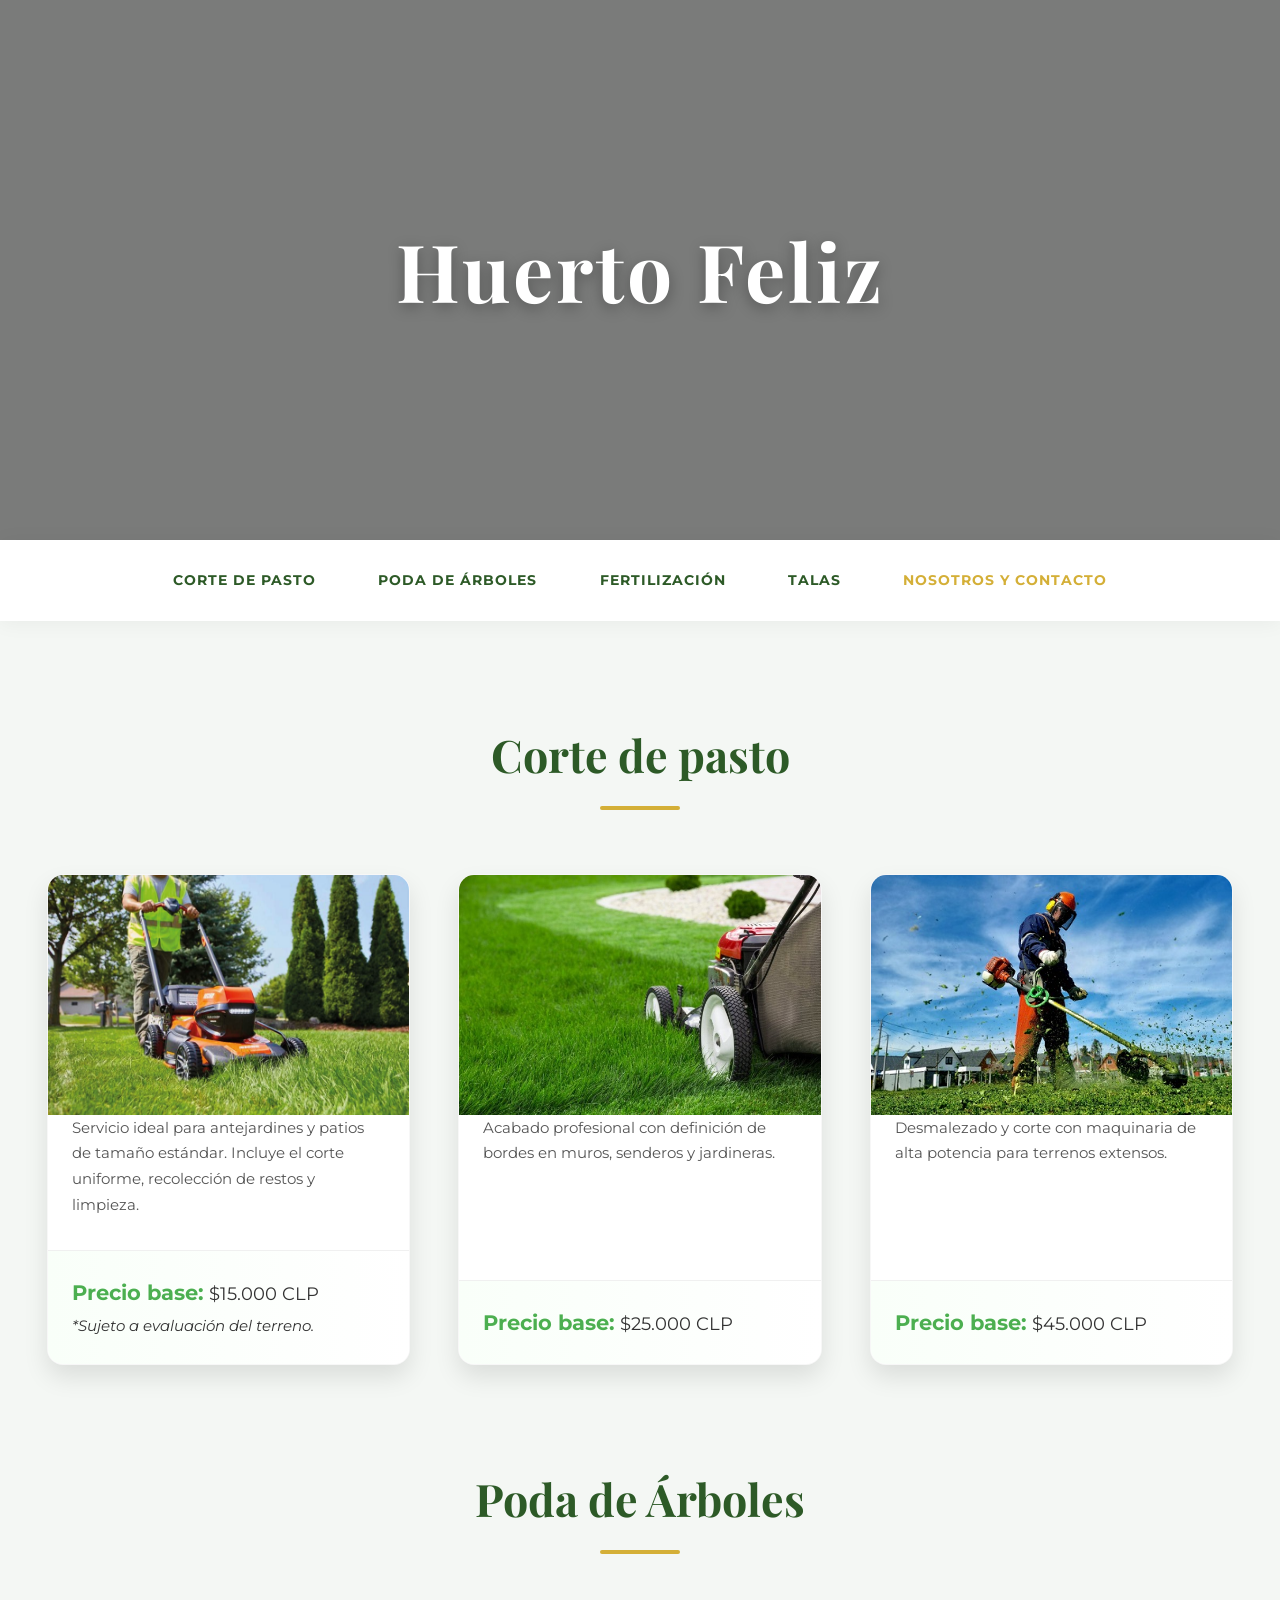
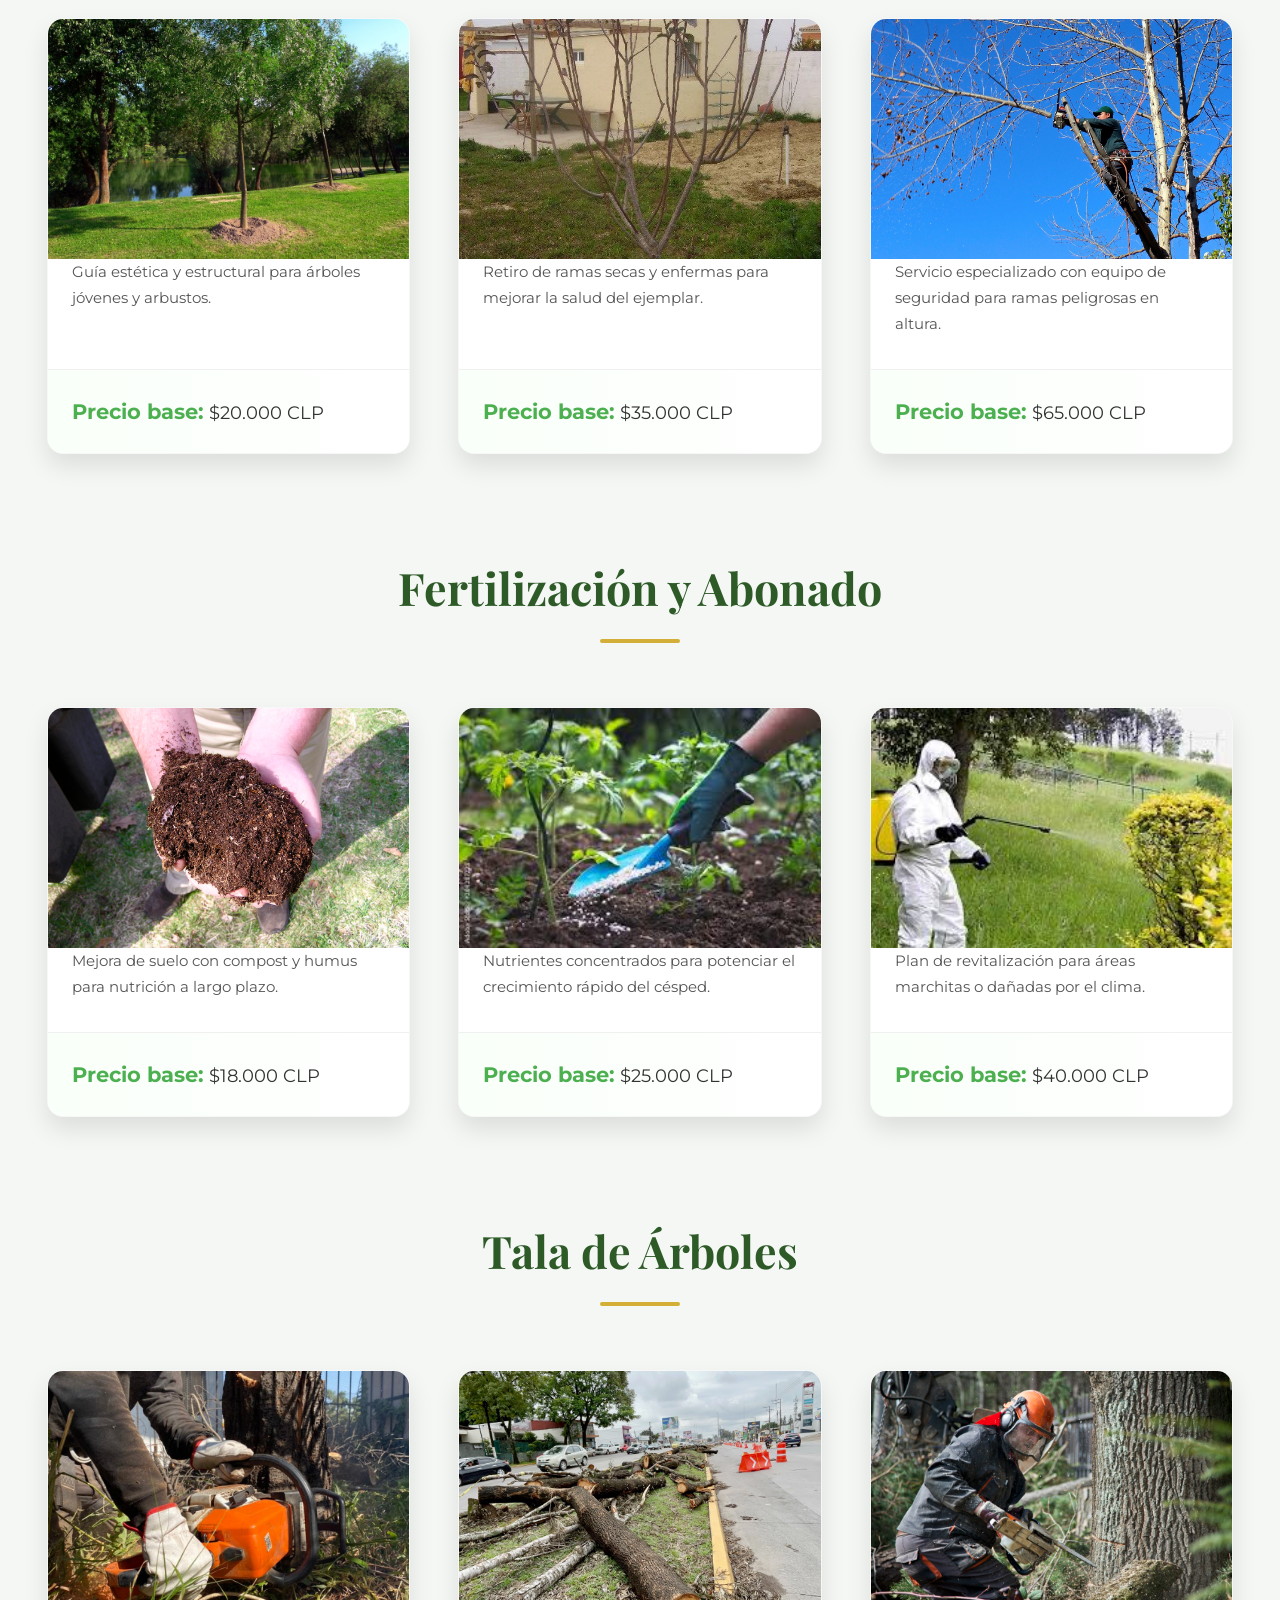
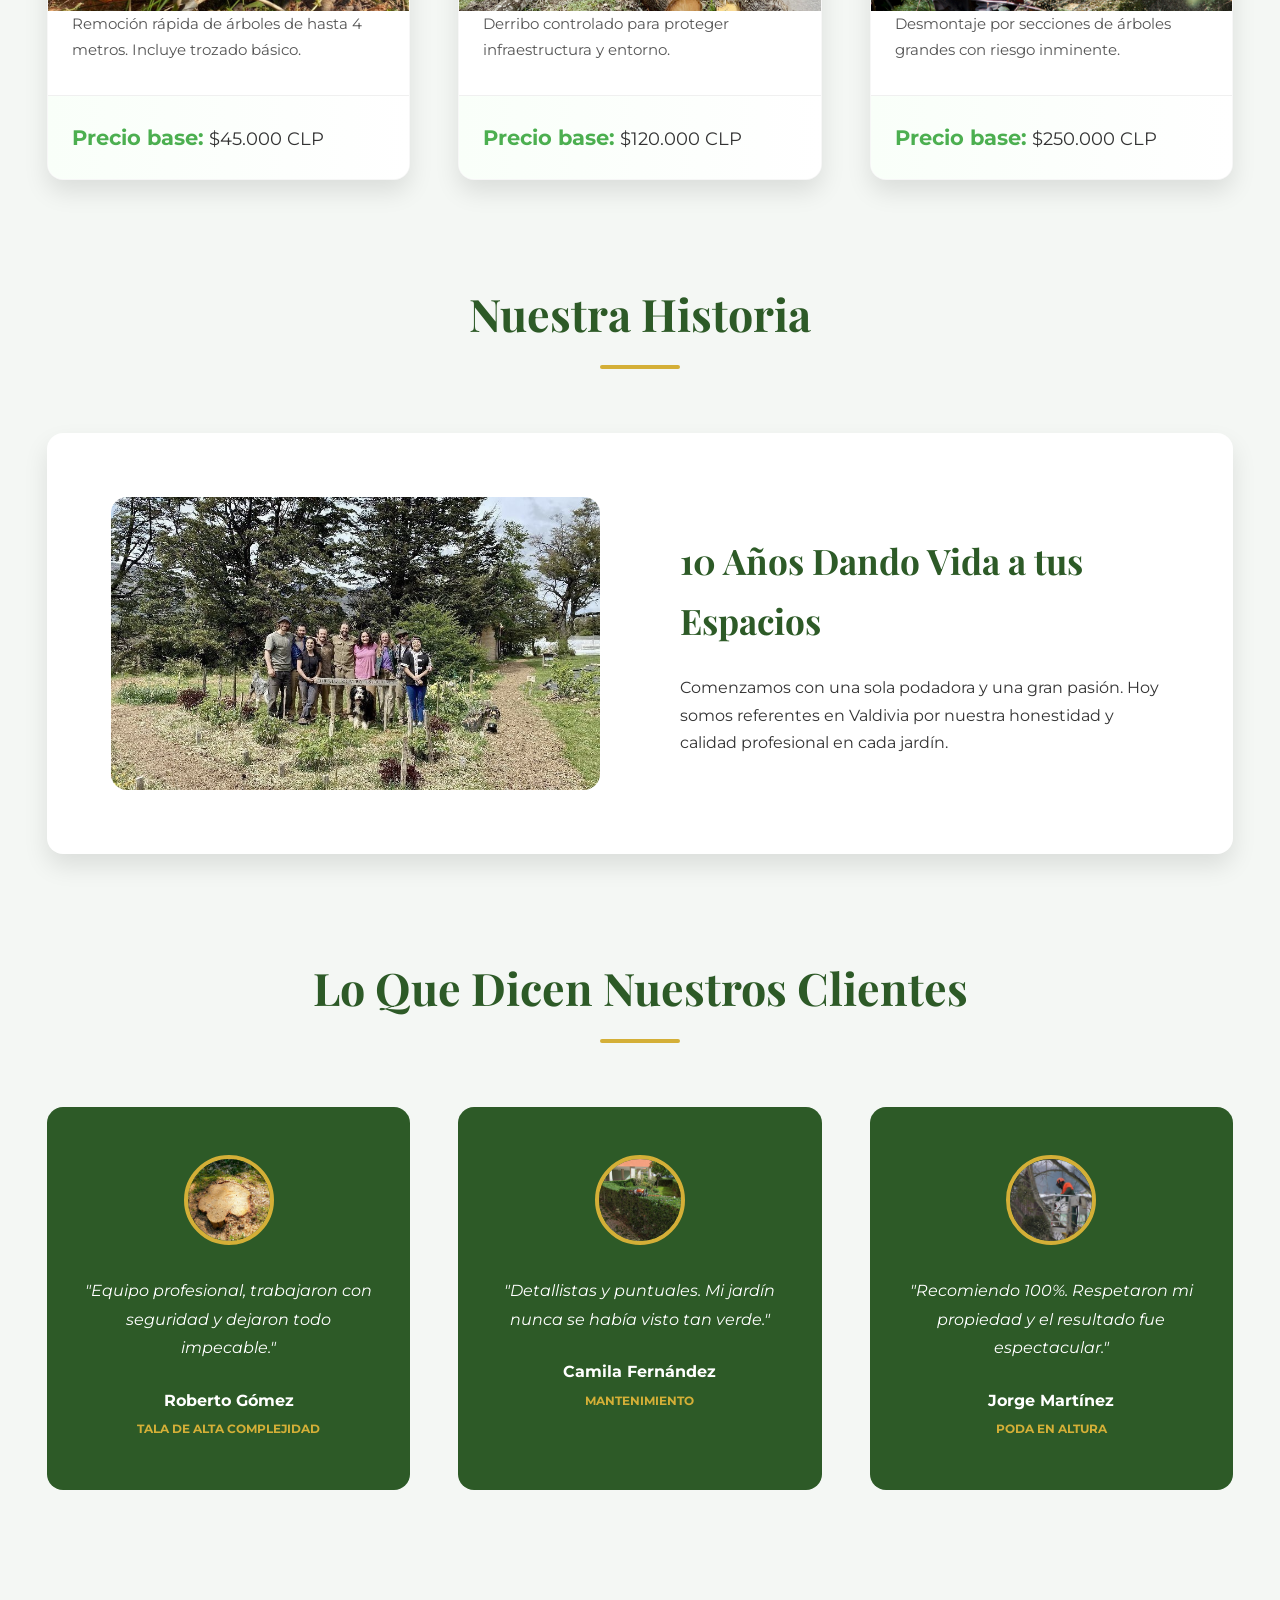
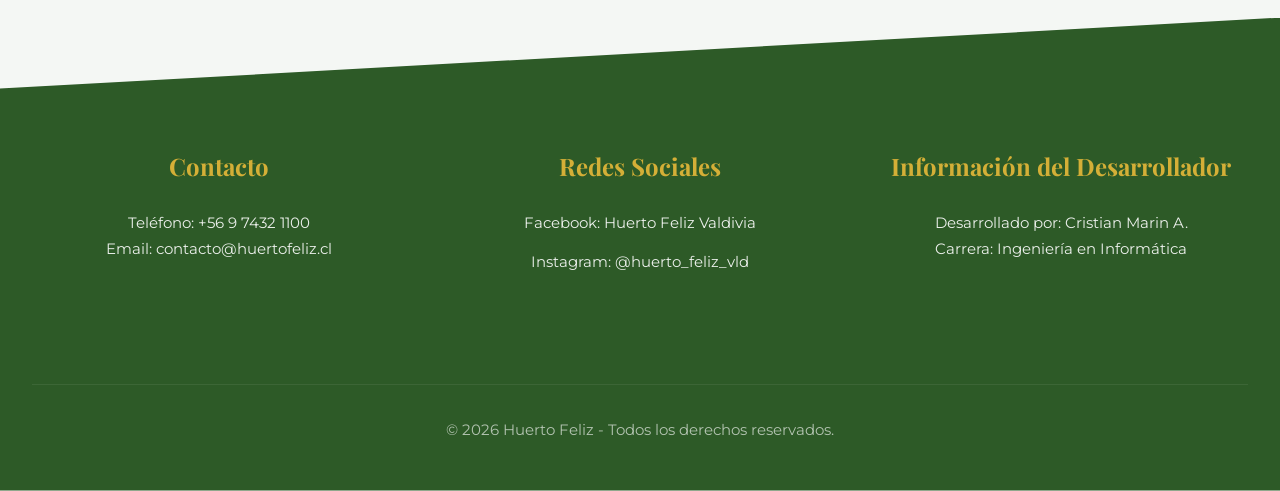
<file: Cristian_Marin/index.html>
<!DOCTYPE html>
<html lang="es">
<head>
    <meta charset="UTF-8">
    <meta name="viewport" content="width=device-width, initial-scale=1.0">
    <link rel="stylesheet" href="css/style.css">
    <title>Huerto Feliz | Servicios de Jardinería</title>
</head>
<body>
    <header>
        <h1>Huerto Feliz</h1>
    </header>
    
    <nav>
        <a href="#corte_de_pasto">Corte de pasto</a>
        <a href="#poda_de_arboles">Poda de árboles</a>
        <a href="#fertilizacion_y_abonado">Fertilización</a>
        <a href="#talas_de_arboles">Talas</a>
        <a href="seccion/index.html" style="color: var(--dorado);">Nosotros y Contacto</a>
    </nav>

    <main>
        <section id="corte_de_pasto">
            <h2>Corte de pasto</h2>
            <div class="cards">
                <article class="producto">
                    <figure>
                        <img src="imagenes/corte_residencial_basico.jpeg" alt="corte residencial basico">
                        <figcaption>Corte residencial básico</figcaption>
                    </figure>
                    <p class="descripcion">Servicio ideal para antejardines y patios de tamaño estándar. Incluye el corte uniforme, recolección de restos y limpieza.</p>
                    <p class="precio"><strong>Precio base:</strong> $15.000 CLP<br><small><em>*Sujeto a evaluación del terreno.</em></small></p>
                </article>
                <article class="producto">
                    <figure>
                        <img src="imagenes/corte_profesional.jpeg" alt="Corte profesional">
                        <figcaption>Corte + Perfilado de Bordes</figcaption>
                    </figure>
                    <p class="descripcion">Acabado profesional con definición de bordes en muros, senderos y jardineras.</p>
                    <p class="precio"><strong>Precio base:</strong> $25.000 CLP</p>
                </article>
                <article class="producto">
                    <figure>
                        <img src="imagenes/corte_parcelas.jpeg" alt="Corte para parcelas">
                        <figcaption>Corte para Parcelas o Sitios</figcaption>
                    </figure>
                    <p class="descripcion">Desmalezado y corte con maquinaria de alta potencia para terrenos extensos.</p>
                    <p class="precio"><strong>Precio base:</strong> $45.000 CLP</p>
                </article>
            </div>
        </section>

        <section id="poda_de_arboles">
            <h2>Poda de Árboles</h2>
            <div class="cards">
                <article class="producto">
                    <figure>
                        <img src="imagenes/poda_formacion.jpeg" alt="Poda de formación">
                        <figcaption>Poda de Formación</figcaption>
                    </figure>
                    <p class="descripcion">Guía estética y estructural para árboles jóvenes y arbustos.</p>
                    <p class="precio"><strong>Precio base:</strong> $20.000 CLP</p>
                </article>
                <article class="producto">
                    <figure>
                        <img src="imagenes/poda_limpieza.jpeg" alt="Poda de limpieza">
                        <figcaption>Poda de Limpieza y Clareo</figcaption>
                    </figure>
                    <p class="descripcion">Retiro de ramas secas y enfermas para mejorar la salud del ejemplar.</p>
                    <p class="precio"><strong>Precio base:</strong> $35.000 CLP</p>
                </article>
                <article class="producto">
                    <figure>
                        <img src="imagenes/poda_altura.jpeg" alt="Poda en altura">
                        <figcaption>Poda en Altura</figcaption>
                    </figure>
                    <p class="descripcion">Servicio especializado con equipo de seguridad para ramas peligrosas en altura.</p>
                    <p class="precio"><strong>Precio base:</strong> $65.000 CLP</p>
                </article>
            </div>
        </section>

        <section id="fertilizacion_y_abonado">
            <h2>Fertilización y Abonado</h2>
            <div class="cards">
                <article class="producto">
                    <figure>
                        <img src="imagenes/abono_organico.jpeg" alt="Abonado orgánico">
                        <figcaption>Abonado Orgánico</figcaption>
                    </figure>
                    <p class="descripcion">Mejora de suelo con compost y humus para nutrición a largo plazo.</p>
                    <p class="precio"><strong>Precio base:</strong> $18.000 CLP</p>
                </article>
                <article class="producto">
                    <figure>
                        <img src="imagenes/fertilizacion_quimica.jpeg" alt="Fertilización química">
                        <figcaption>Fertilización Específica</figcaption>
                    </figure>
                    <p class="descripcion">Nutrientes concentrados para potenciar el crecimiento rápido del césped.</p>
                    <p class="precio"><strong>Precio base:</strong> $25.000 CLP</p>
                </article>
                <article class="producto">
                    <figure>
                        <img src="imagenes/fertilizacion_fitosanitario.jpeg" alt="Tratamiento fitosanitario">
                        <figcaption>Tratamiento Integral</figcaption>
                    </figure>
                    <p class="descripcion">Plan de revitalización para áreas marchitas o dañadas por el clima.</p>
                    <p class="precio"><strong>Precio base:</strong> $40.000 CLP</p>
                </article>
            </div>
        </section>

        <section id="talas_de_arboles">
            <h2>Tala de Árboles</h2>
            <div class="cards">
                <article class="producto">
                    <figure>
                        <img src="imagenes/tala_pequena.jpeg" alt="Tala pequeña">
                        <figcaption>Tala de Árboles Pequeños</figcaption>
                    </figure>
                    <p class="descripcion">Remoción rápida de árboles de hasta 4 metros. Incluye trozado básico.</p>
                    <p class="precio"><strong>Precio base:</strong> $45.000 CLP</p>
                </article>
                <article class="producto">
                    <figure>
                        <img src="imagenes/tala_mediana.jpeg" alt="Tala mediana">
                        <figcaption>Tala de Ejemplares Medianos</figcaption>
                    </figure>
                    <p class="descripcion">Derribo controlado para proteger infraestructura y entorno.</p>
                    <p class="precio"><strong>Precio base:</strong> $120.000 CLP</p>
                </article>
                <article class="producto">
                    <figure>
                        <img src="imagenes/tala_compleja.jpeg" alt="Tala compleja">
                        <figcaption>Tala de Alta Complejidad</figcaption>
                    </figure>
                    <p class="descripcion">Desmontaje por secciones de árboles grandes con riesgo inminente.</p>
                    <p class="precio"><strong>Precio base:</strong> $250.000 CLP</p>
                </article>
            </div>
        </section>

        <section id="historia_empresa">
            <h2>Nuestra Historia</h2>
            <div class="historia-contenedor">
                <img src="imagenes/equipo_fundadores.jpeg" alt="Equipo de trabajo" class="img-historia">
                <div class="historia-texto">
                    <h3>10 Años Dando Vida a tus Espacios</h3>
                    <p>Comenzamos con una sola podadora y una gran pasión. Hoy somos referentes en Valdivia por nuestra honestidad y calidad profesional en cada jardín.</p>
                </div>
            </div>
        </section>

        <section id="testimonios">
            <h2>Lo Que Dicen Nuestros Clientes</h2>
            <div class="cards">
                <article class="card-testimonio">
                    <figure class="foto-cliente">
                        <img src="imagenes/cliente1.jpeg" alt="Roberto">
                    </figure>
                    <div class="contenido-testimonio">
                        <p class="cita">"Equipo profesional, trabajaron con seguridad y dejaron todo impecable."</p>
                        <h4>Roberto Gómez</h4>
                        <span class="servicio-evaluado">Tala de Alta Complejidad</span>
                    </div>
                </article>
                <article class="card-testimonio">
                    <figure class="foto-cliente">
                        <img src="imagenes/cliente2.jpeg" alt="Camila">
                    </figure>
                    <div class="contenido-testimonio">
                        <p class="cita">"Detallistas y puntuales. Mi jardín nunca se había visto tan verde."</p>
                        <h4>Camila Fernández</h4>
                        <span class="servicio-evaluado">Mantenimiento</span>
                    </div>
                </article>
                <article class="card-testimonio">
                    <figure class="foto-cliente">
                        <img src="imagenes/cliente3.jpeg" alt="Jorge">
                    </figure>
                    <div class="contenido-testimonio">
                        <p class="cita">"Recomiendo 100%. Respetaron mi propiedad y el resultado fue espectacular."</p>
                        <h4>Jorge Martínez</h4>
                        <span class="servicio-evaluado">Poda en Altura</span>
                    </div>  
            </div>   
        </section>
    </main>

    <footer>
        <section>
            <h3>Contacto</h3>
            <p>Teléfono: +56 9 7432 1100</p>
            <p>Email: contacto@huertofeliz.cl</p>
        </section>

        <section>
            <h3>Redes Sociales</h3>
            <ul>
                <li><a href="https://www.facebook.com/HuertoFelizValdivia" target="_blank">Facebook: Huerto Feliz Valdivia</a></li>
                <li><a href="https://www.instagram.com/huerto_feliz_vld" target="_blank">Instagram: @huerto_feliz_vld</a></li>
            </ul>
        </section>

        <section>
            <h3>Información del Desarrollador</h3>
            <p>Desarrollado por: Cristian Marin A.</p>
            <p>Carrera: Ingeniería en Informática</p>
        </section>

        <div class="footer-copyright">
            <p>© 2026 Huerto Feliz - Todos los derechos reservados.</p>
        </div>
    </footer>
</body>
</html>
</file>
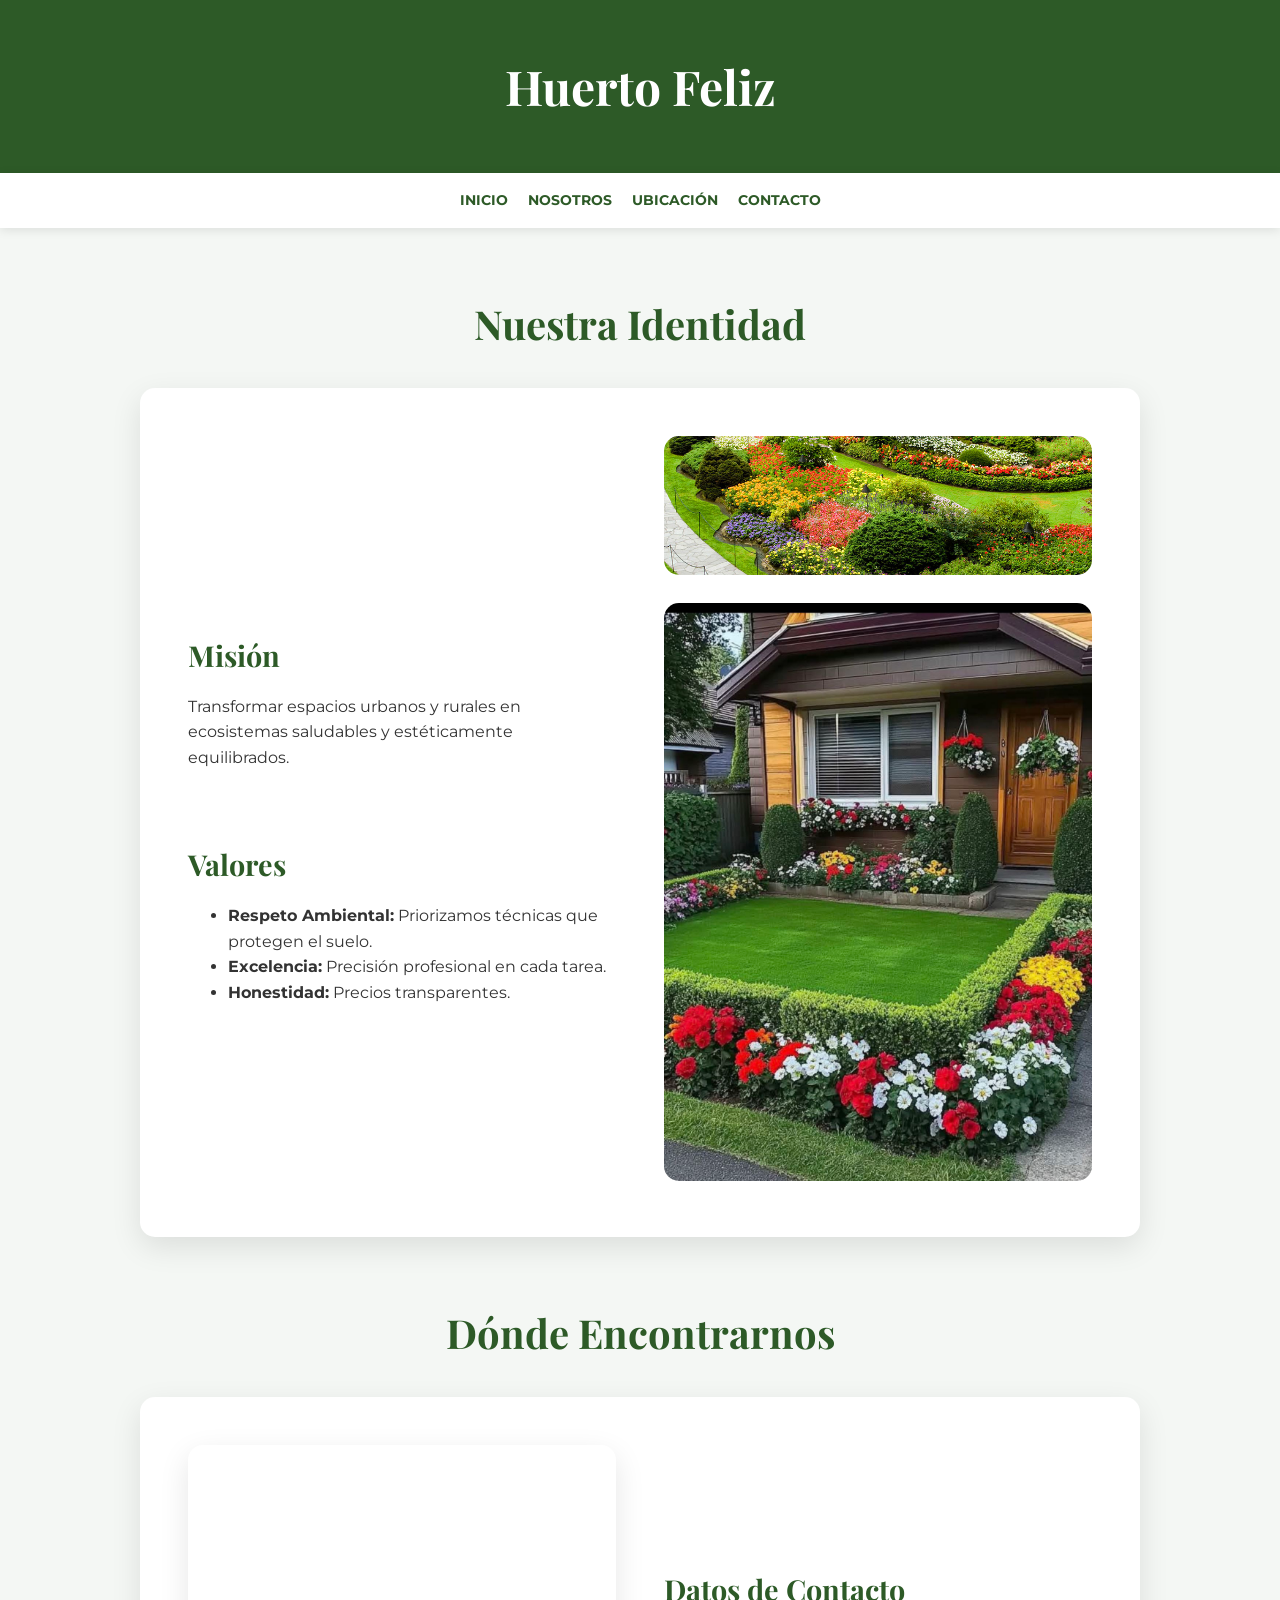
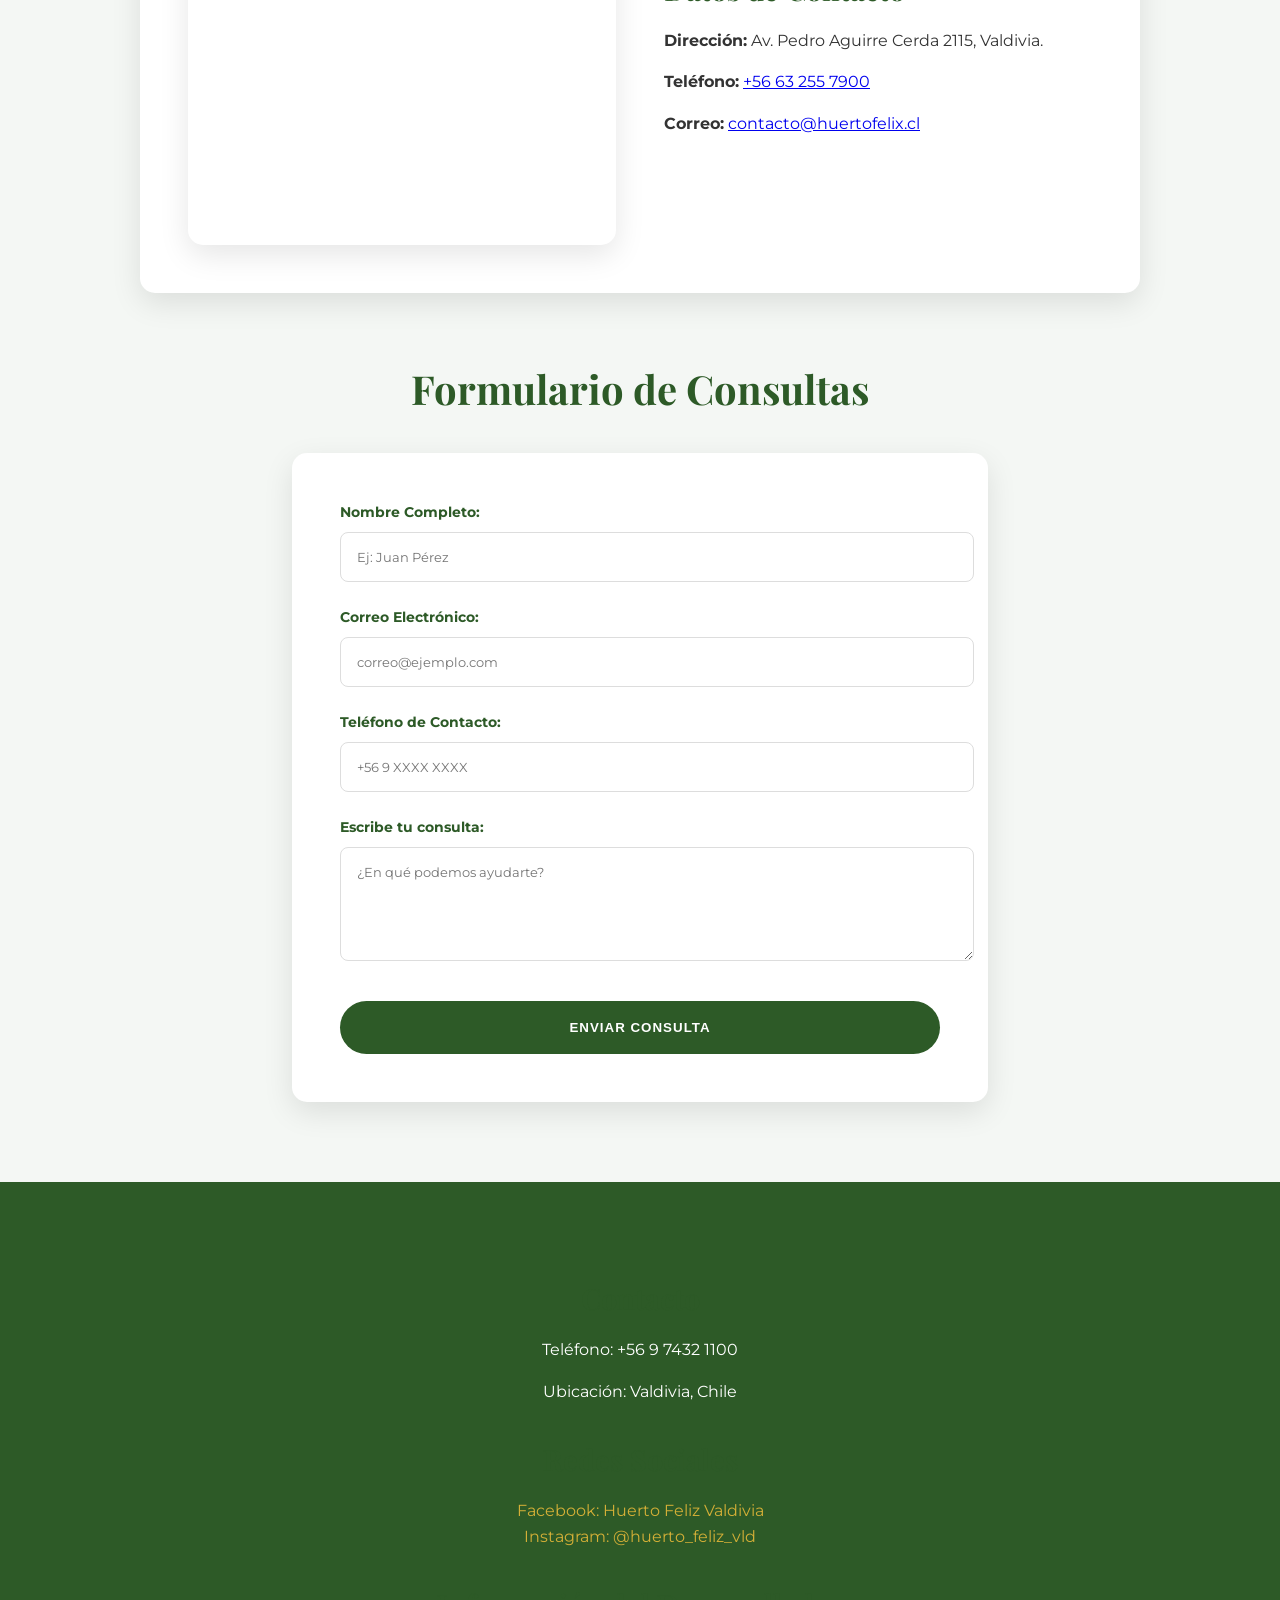
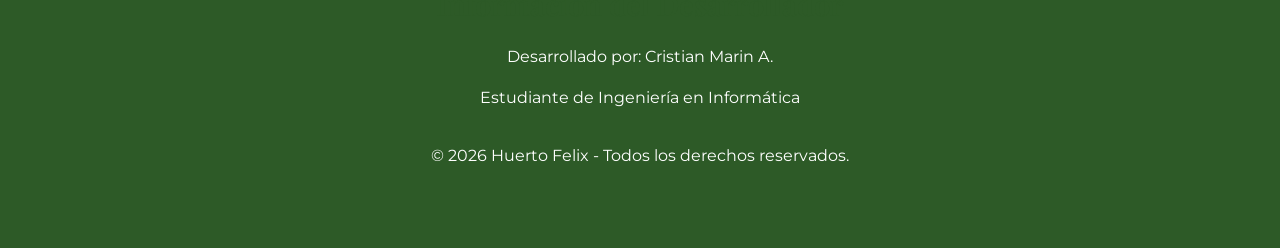
<file: Cristian_Marin/seccion/index.html>
<!DOCTYPE html>
<html lang="es">
<head>
    <meta charset="UTF-8">
    <meta name="viewport" content="width=device-width, initial-scale=1.0">
    <link rel="stylesheet" href="css/style.css">
    <title>Huerto Feliz | Contacto y Nosotros</title>
</head>
<body>
    <header>
        <h1>Huerto Feliz</h1>
    </header>

    <nav>
        <a href="../index.html">Inicio</a> 
        <a href="#mision-valores">Nosotros</a>
        <a href="#ubicacion">Ubicación</a>
        <a href="#contacto">Contacto</a>
    </nav>

    <main>
        <section id="mision-valores">
            <h2>Nuestra Identidad</h2>
            <div class="historia-contenedor">
                <div class="historia-texto">
                    <h3>Misión</h3>
                    <p>Transformar espacios urbanos y rurales en ecosistemas saludables y estéticamente equilibrados.</p>
                    <br>
                    <h3>Valores</h3>
                    <ul>
                        <li><strong>Respeto Ambiental:</strong> Priorizamos técnicas que protegen el suelo.</li>
                        <li><strong>Excelencia:</strong> Precisión profesional en cada tarea.</li>
                        <li><strong>Honestidad:</strong> Precios transparentes.</li>
                    </ul>
                </div>
                <div class="galeria-nosotros">
                    <img src="imagenes/1.jpg" alt="Nuestro trabajo" class="img-historia" style="margin-bottom: 20px; width: 100%; border-radius: 15px;">
                    <img src="imagenes/2.jpg" alt="Herramientas" class="img-historia" style="width: 100%; border-radius: 15px;">
                </div>
            </div>
        </section>

        <section id="ubicacion">
            <h2>Dónde Encontrarnos</h2>
            <div class="historia-contenedor">
                <div class="mapa-container" style="width: 100%; height: 400px;">
                    <iframe 
                        src="https://www.google.com/maps/embed?pb=!1m18!1m12!1m3!1d6129.9738767734525!2d-73.2181576029251!3d-39.8072847855609!2m3!1f0!2f0!3f0!3m2!1i1024!2i768!4f13.1!3m3!1m2!1s0x9615edf7564523cd%3A0xf54c8d42a8195422!2sAv.%20Pedro%20Aguirre%20Cerda%202115%2C%205090000%20Valdivia%2C%20Los%20R%C3%ADos!5e0!3m2!1ses!2scl!4v1776708635496!5m2!1ses!2scl" width="600" height="450" style="border:0;" allowfullscreen="" loading="lazy" referrerpolicy="no-referrer-when-downgrade">
                        </iframe>                
                </div>
                <div class="historia-texto">
                    <h3>Datos de Contacto</h3>
                    <p><strong>Dirección:</strong> Av. Pedro Aguirre Cerda 2115, Valdivia.</p>
                    <p><strong>Teléfono:</strong> <a href="tel:+56632557900">+56 63 255 7900</a></p>
                    <p><strong>Correo:</strong> <a href="mailto:contacto@huertofelix.cl">contacto@huertofelix.cl</a></p>
                </div>
            </div>
        </section>

        <section id="contacto">
            <h2>Formulario de Consultas</h2>
            <form action="#" method="POST">
                <div>
                    <label for="nombre">Nombre Completo:</label>
                    <input type="text" id="nombre" name="nombre" required placeholder="Ej: Juan Pérez">
                </div>
                <div>
                    <label for="correo">Correo Electrónico:</label>
                    <input type="email" id="correo" name="correo" required placeholder="correo@ejemplo.com">
                </div>
                <div>
                    <label for="telefono">Teléfono de Contacto:</label>
                    <input type="tel" id="telefono" name="telefono" required placeholder="+56 9 XXXX XXXX">
                </div>
                <div>
                    <label for="consulta">Escribe tu consulta:</label>
                    <textarea id="consulta" name="consulta" rows="5" required placeholder="¿En qué podemos ayudarte?"></textarea>
                </div>
                <button type="submit">Enviar Consulta</button>
            </form>
        </section>
    </main>

    <footer>
        <section>
            <h3>Contacto</h3>
            <p>Teléfono: +56 9 7432 1100</p>
            <p>Ubicación: Valdivia, Chile</p>
        </section>

        <section>
            <h3>Redes Sociales</h3>
            <ul>
                <li><a href="https://www.facebook.com/HuertoFelixValdivia" target="_blank">Facebook: Huerto Feliz Valdivia</a></li>
                <li><a href="https://www.instagram.com/huerto_feliz_vld" target="_blank">Instagram: @huerto_feliz_vld</a></li>
            </ul>
        </section>

        <section>
            <h3>Información del Desarrollador</h3>
            <p>Desarrollado por: Cristian Marin A.</p>
            <p>Estudiante de Ingeniería en Informática</p>
        </section>

        <div class="footer-copyright">
            <p>© 2026 Huerto Felix - Todos los derechos reservados.</p>
        </div>
    </footer>
</body>
</html>
</file>
<file: Cristian_Marin/css/style.css>
@import url('https://fonts.googleapis.com/css2?family=Montserrat:wght@300;400;700&family=Playfair+Display:wght@700&display=swap');

:root {
    --verde-primario: #2d5a27;
    --verde-claro: #4caf50;
    --dorado: #d4af37;
    --fondo: #f4f7f4;
    --texto: #333333;
    --blanco: #ffffff;
    --sombra: 0 12px 24px rgba(0,0,0,0.1);
    --curva: 16px;
    --interaccion: all 0.4s cubic-bezier(0.165, 0.84, 0.44, 1);
}

* {
    margin: 0;
    padding: 0;
    box-sizing: border-box;
}

body {
    font-family: 'Montserrat', sans-serif;
    background-color: var(--fondo);
    color: var(--texto);
    line-height: 1.7;
    scroll-behavior: smooth;
}

header {
    background: linear-gradient(rgba(0,0,0,0.5), rgba(0,0,0,0.5)), 
                url('https://images.unsplash.com/photo-1558905619-17254261b646?q=80&w=2000') no-repeat center/cover;
    height: 60vh;
    display: flex;
    align-items: center;
    justify-content: center;
    text-align: center;
}

h1 {
    font-family: 'Playfair Display', serif;
    font-size: clamp(3rem, 8vw, 5rem);
    color: var(--blanco);
    letter-spacing: 3px;
    text-shadow: 0 4px 15px rgba(0,0,0,0.3);
}

nav {
    background: rgba(255, 255, 255, 0.95);
    backdrop-filter: blur(10px);
    padding: 1.2rem;
    position: sticky;
    top: 0;
    z-index: 1000;
    box-shadow: 0 2px 20px rgba(0,0,0,0.05);
    display: flex;
    justify-content: center;
    gap: 1.5rem;
}

nav a {
    text-decoration: none;
    color: var(--verde-primario);
    font-weight: 700;
    font-size: 0.85rem;
    text-transform: uppercase;
    letter-spacing: 1px;
    padding: 0.6rem 1.2rem;
    border-radius: 50px;
    transition: var(--interaccion);
}

nav a:hover {
    background-color: var(--verde-primario);
    color: var(--blanco);
    transform: translateY(-2px);
}

section {
    max-width: 1250px;
    margin: 6rem auto;
    padding: 0 2rem;
}

h2 {
    font-family: 'Playfair Display', serif;
    font-size: 2.8rem;
    text-align: center;
    margin-bottom: 4rem;
    color: var(--verde-primario);
}

h2::after {
    content: '';
    display: block;
    width: 80px;
    height: 4px;
    background: var(--dorado);
    margin: 0.8rem auto;
    border-radius: 2px;
}

.cards {
    display: grid;
    grid-template-columns: repeat(auto-fit, minmax(320px, 1fr));
    gap: 3rem;
}

.producto {
    background: var(--blanco);
    border-radius: var(--curva);
    overflow: hidden;
    box-shadow: var(--sombra);
    transition: var(--interaccion);
    display: flex;
    flex-direction: column;
    border: 1px solid rgba(0,0,0,0.03);
}

.producto:hover {
    transform: translateY(-15px);
    box-shadow: 0 20px 40px rgba(0,0,0,0.15);
}

.producto figure {
    overflow: hidden;
    height: 240px;
}

.producto img {
    width: 100%;
    height: 100%;
    object-fit: cover;
    transition: var(--interaccion);
}

.producto:hover img {
    transform: scale(1.1);
}

figcaption {
    padding: 2rem 1.5rem 0.5rem;
    font-weight: 700;
    font-size: 1.5rem;
    color: var(--verde-primario);
}

.descripcion {
    padding: 0 1.5rem 2rem;
    font-size: 0.95rem;
    color: #555;
    flex-grow: 1;
}

.precio {
    padding: 1.5rem;
    background: linear-gradient(to right, #f9fff9, #ffffff);
    border-top: 1px solid #f0f0f0;
    font-size: 1.1rem;
}

.precio strong {
    color: var(--verde-claro);
    font-size: 1.3rem;
}

.historia-contenedor {
    display: grid;
    grid-template-columns: 1fr 1fr;
    align-items: center;
    gap: 5rem;
    background: var(--blanco);
    padding: 4rem;
    border-radius: var(--curva);
    box-shadow: var(--sombra);
}

.img-historia {
    width: 100%;
    border-radius: var(--curva);
    filter: grayscale(20%);
    transition: var(--interaccion);
}

.img-historia:hover {
    filter: grayscale(0%);
}

.historia-texto h3 {
    font-size: 2.2rem;
    color: var(--verde-primario);
    margin-bottom: 1.5rem;
    font-family: 'Playfair Display', serif;
}

.card-testimonio {
    background: var(--verde-primario);
    color: var(--blanco);
    padding: 3rem 2rem;
    border-radius: var(--curva);
    text-align: center;
    transition: var(--interaccion);
}

.card-testimonio:hover {
    background: #24491f;
}

.foto-cliente img {
    width: 90px;
    height: 90px;
    border-radius: 50%;
    border: 4px solid var(--dorado);
    margin-bottom: 1.5rem;
    object-fit: cover;
}

.cita {
    font-style: italic;
    margin-bottom: 1.5rem;
    font-size: 1rem;
    line-height: 1.8;
}

.servicio-evaluado {
    color: var(--dorado);
    font-weight: 700;
    font-size: 0.75rem;
    text-transform: uppercase;
}

footer {
    background: var(--verde-primario);
    color: var(--blanco);
    padding: 8rem 2rem 3rem;
    margin-top: 8rem;
    clip-path: polygon(0 15%, 100% 0, 100% 100%, 0% 100%);
    display: flex;
    flex-wrap: wrap;
    justify-content: space-around;
    gap: 3rem;
    text-align: center;
}

footer section {
    margin: 0;
    padding: 0;
    flex: 1;
    min-width: 250px;
}

footer h3 {
    font-family: 'Playfair Display', serif;
    color: var(--dorado);
    margin-bottom: 1.5rem;
    font-size: 1.5rem;
}

footer p, footer ul {
    font-size: 0.95rem;
    opacity: 0.9;
}

footer ul {
    list-style: none;
}

footer ul li {
    margin-bottom: 0.8rem;
}

footer a {
    color: var(--blanco);
    text-decoration: none;
    transition: var(--interaccion);
    font-weight: 400;
}

footer a:hover {
    color: var(--dorado);
    padding-left: 5px;
}

footer .footer-copyright {
    width: 100%;
    margin-top: 3rem;
    padding-top: 2rem;
    border-top: 1px solid rgba(255,255,255,0.1);
    font-size: 0.85rem;
    opacity: 0.7;
}

@media (max-width: 992px) {
    .historia-contenedor {
        grid-template-columns: 1fr;
        gap: 2rem;
        padding: 2rem;
    }
    
    h1 { font-size: 3.5rem; }
    
    footer {
        flex-direction: column;
        align-items: center;
        clip-path: polygon(0 5%, 100% 0, 100% 100%, 0% 100%);
        padding-top: 6rem;
    }
}

@media (max-width: 600px) {
    nav {
        gap: 0.5rem;
        padding: 1rem 0.5rem;
    }
    
    nav a {
        font-size: 0.65rem;
        padding: 0.4rem 0.8rem;
    }
    
    h2 { font-size: 2rem; }
}

.carousel-control-prev-icon,
.carousel-control-next-icon {
    background-color: var(--verde-primario);
    border-radius: 50%;
    padding: 20px;
    background-size: 50%;
    box-shadow: var(--sombra);
    transition: var(--interaccion);
}

.carousel-control-prev-icon:hover,
.carousel-control-next-icon:hover {
    background-color: var(--dorado);
    transform: scale(1.1);
}
</file>
<file: Cristian_Marin/seccion/css/style.css>
@import url('https://fonts.googleapis.com/css2?family=Montserrat:wght@400;700&family=Playfair+Display:wght@700&display=swap');

:root {
    --verde-primario: #2d5a27;
    --verde-claro: #4caf50;
    --dorado: #d4af37;
    --blanco: #ffffff;
    --fondo: #f4f7f4;
    --texto: #333333;
    --sombra: 0 10px 30px rgba(0,0,0,0.1);
    --curva: 15px;
    --interaccion: all 0.3s ease;
}

body {
    font-family: 'Montserrat', sans-serif;
    background-color: var(--fondo);
    margin: 0;
    color: var(--texto);
    line-height: 1.6;
}

header {
    background: var(--verde-primario);
    color: white;
    padding: 3rem 2rem;
    text-align: center;
}

header h1 {
    font-family: 'Playfair Display', serif;
    font-size: 3rem;
    margin: 0;
}

nav {
    background: white;
    padding: 1rem;
    display: flex;
    justify-content: center;
    gap: 20px;
    position: sticky;
    top: 0;
    z-index: 1000;
    box-shadow: 0 2px 10px rgba(0,0,0,0.1);
}

nav a {
    text-decoration: none;
    color: var(--verde-primario);
    font-weight: bold;
    text-transform: uppercase;
    font-size: 0.9rem;
    transition: var(--interaccion);
}

nav a:hover {
    color: var(--verde-claro);
}

section {
    max-width: 1000px;
    margin: 4rem auto;
    padding: 0 2rem;
}

h2 {
    font-family: 'Playfair Display', serif;
    color: var(--verde-primario);
    font-size: 2.5rem;
    text-align: center;
    margin-bottom: 2rem;
}

h3 {
    font-family: 'Playfair Display', serif;
    color: var(--verde-primario);
    font-size: 1.8rem;
    margin-bottom: 1rem;
}

/* --- Contenedores de Contenido --- */
.historia-contenedor {
    background: white;
    padding: 3rem;
    border-radius: var(--curva);
    box-shadow: var(--sombra);
    display: grid;
    grid-template-columns: 1fr 1fr;
    gap: 3rem;
    align-items: center;
}

.mapa-container {
    border-radius: var(--curva);
    overflow: hidden;
    box-shadow: var(--sombra);
    line-height: 0; /* Quita espacio extra bajo el iframe */
}

/* --- Estilos del Formulario --- */
form {
    background: white;
    padding: 3rem;
    border-radius: var(--curva);
    box-shadow: var(--sombra);
    display: flex;
    flex-direction: column;
    gap: 1.5rem;
    max-width: 600px;
    margin: 0 auto;
}

form div {
    display: flex;
    flex-direction: column;
    gap: 0.5rem;
}

label {
    font-weight: bold;
    font-size: 0.9rem;
    color: var(--verde-primario);
}

input, textarea {
    width: 100%;
    padding: 1rem;
    border: 1px solid #ddd;
    border-radius: 8px;
    font-family: 'Montserrat', sans-serif;
    transition: var(--interaccion);
}

input:focus, textarea:focus {
    outline: none;
    border-color: var(--verde-claro);
    box-shadow: 0 0 5px rgba(76, 175, 80, 0.2);
}

button {
    background: var(--verde-primario);
    color: white;
    border: none;
    padding: 1.2rem;
    border-radius: 50px;
    font-weight: bold;
    text-transform: uppercase;
    letter-spacing: 1px;
    cursor: pointer;
    transition: var(--interaccion);
    margin-top: 1rem;
}

button:hover {
    background: var(--verde-claro);
    transform: translateY(-3px);
    box-shadow: 0 5px 15px rgba(0,0,0,0.1);
}

/* --- Footer --- */
footer {
    background: var(--verde-primario);
    color: white;
    padding: 4rem 2rem;
    margin-top: 5rem;
    text-align: center;
}

footer section {
    margin: 0 auto 2rem;
}

footer a {
    color: var(--dorado);
    text-decoration: none;
}

footer ul {
    list-style: none;
    padding: 0;
}

/* --- Responsive --- */
@media (max-width: 850px) {
    .historia-contenedor { 
        grid-template-columns: 1fr; 
        padding: 2rem;
    }
    
    h2 { font-size: 2rem; }
}
</file>
